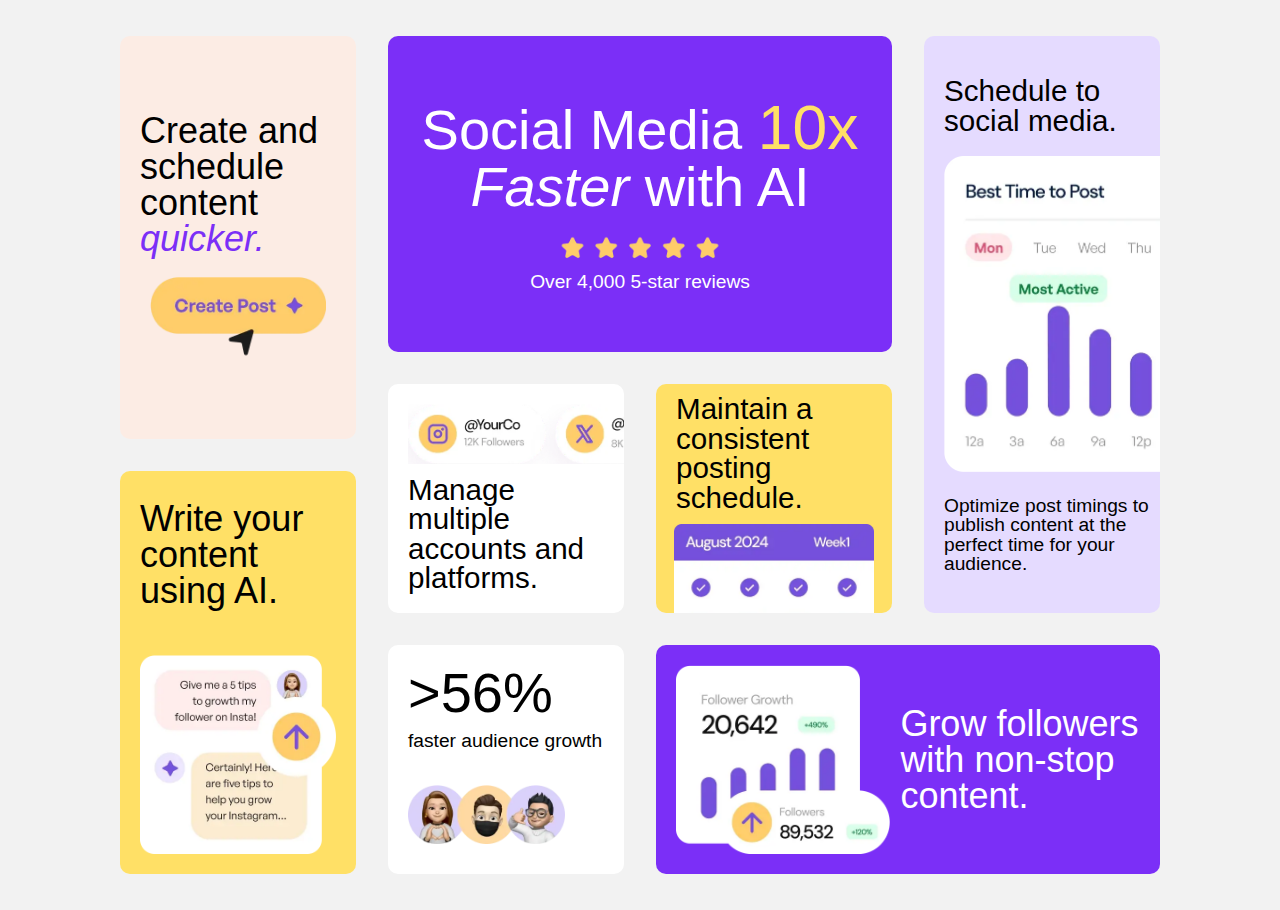
<file: bento-grid-main/index.html>
<!DOCTYPE html>
<html lang="pt-BR">
<head>
  <meta charset="UTF-8">
  <meta name="viewport" content="width=device-width, initial-scale=1.0"> <!-- displays site properly based on user's device -->
  <link rel="icon" type="image/png" sizes="32x32" href="./assets/images/favicon-32x32.png">
  <title>Frontend Mentor | Bento grid</title>
  <link rel="stylesheet" href="styles.css">
</head>
<body>
  <div class="container">
    <div class="item item-1">
        <h1 class="eg-text">Social Media <strong>10x</strong> <span>Faster</span>  with AI</h1>
        <img src="./assets/images/illustration-five-stars.webp" alt="Imagem de 5 estrelas">
        <p class="p-text">Over 4,000 5-star reviews</p>
    </div>
    <div class="item item-2">
      <img src="./assets/images/illustration-multiple-platforms.webp" alt="Imagem de múltiplas plataformas">
      <p class="med-text">Manage multiple accounts and platforms.</p>
    </div>
    <div class="item item-3">
      <p class="med-text">Maintain a consistent posting schedule.</p>
      <img src="./assets/images/illustration-consistent-schedule.webp" alt="">
    </div>
    <div class="item item-4">
      <h2 class="med-text">Schedule to social media.</h2>
      <img src="./assets/images/illustration-schedule-posts.webp" alt="">
      <p class="p-text">Optimize post timings to publish content at the perfect time for your audience.</p>
    </div>
    <div class="item item-5">
      <img src="./assets/images/illustration-grow-followers.webp" alt="">
      <p class="g-text">Grow followers with non-stop content.</p>
    </div>
    <div class="item item-6">
      <span class="eg-text">>56%</span>
      <p class="p-text">faster audience growth</p>
      <img src="./assets/images/illustration-audience-growth.webp" alt="">
    </div>
      <div class="item item-7">
        <p class="g-text">Create and schedule content <span>quicker.</span></p>
        <img src="./assets/images/illustration-create-post.webp" alt="">
      </div>
      <div class="item item-8">
        <p class="g-text">Write your content using AI.</p>
        <img src="./assets/images/illustration-ai-content.webp" alt="">
      </div>
  </div>
</body>
</html>
</file>
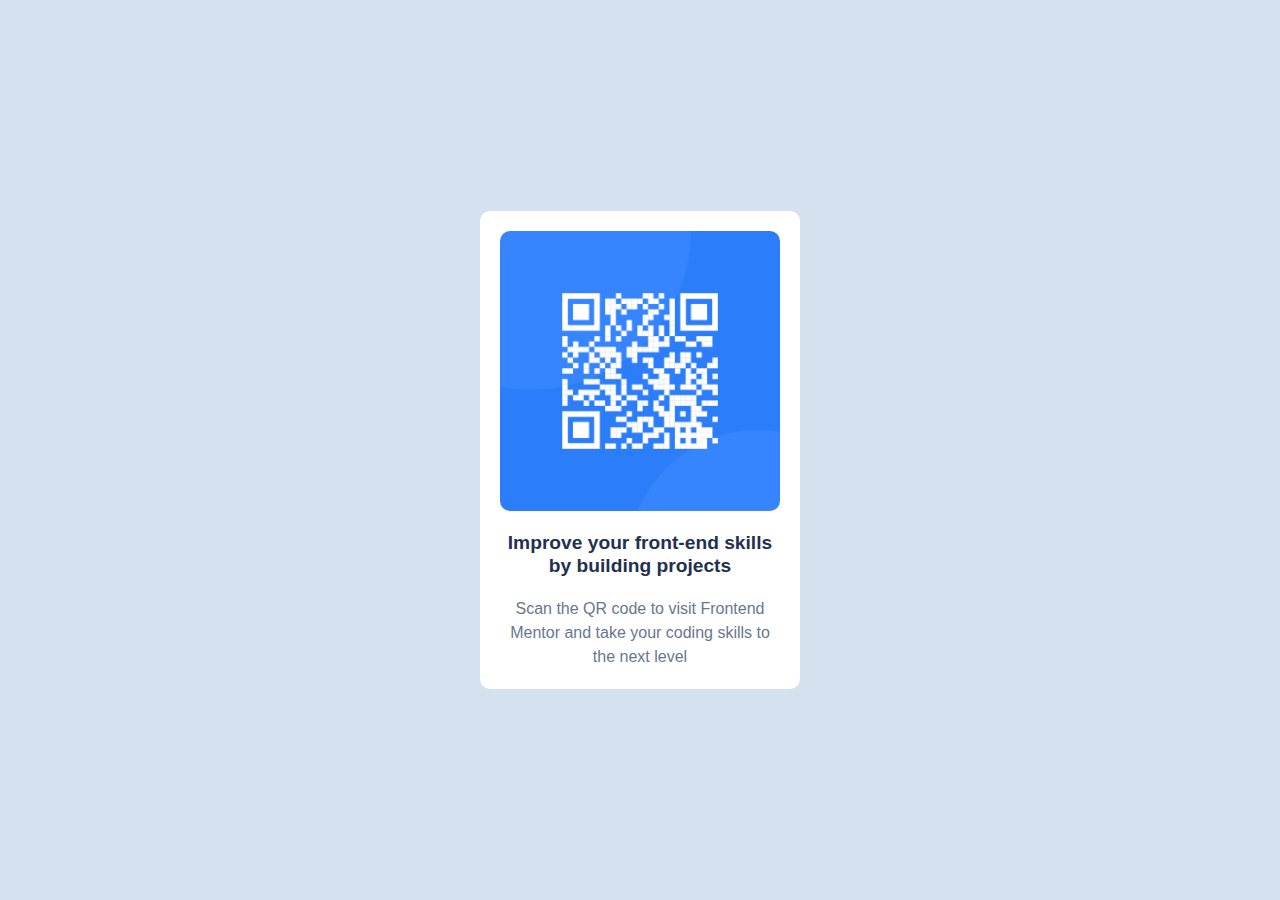
<file: qr-code-component-main/index.html>
<!DOCTYPE html>
<html lang="en">
<head>
  <meta charset="UTF-8">
  <meta name="viewport" content="width=device-width, initial-scale=1.0"> 

  <link rel="icon" type="image/png" sizes="32x32" href="./images/favicon-32x32.png">
  
  <title>Frontend Mentor | QR code component</title>
  <link rel="stylesheet" href="styles.css">
</head>
<body>
  <div class="qr-container">
    <img src="./images/image-qr-code.png" alt="">
    <h1 class="m-text">Improve your front-end skills by building projects</h1>
    <p class="p-text"> Scan the QR code to visit Frontend Mentor and take your coding skills to the next level</p>
  </div>
</body>
</html>
</file>
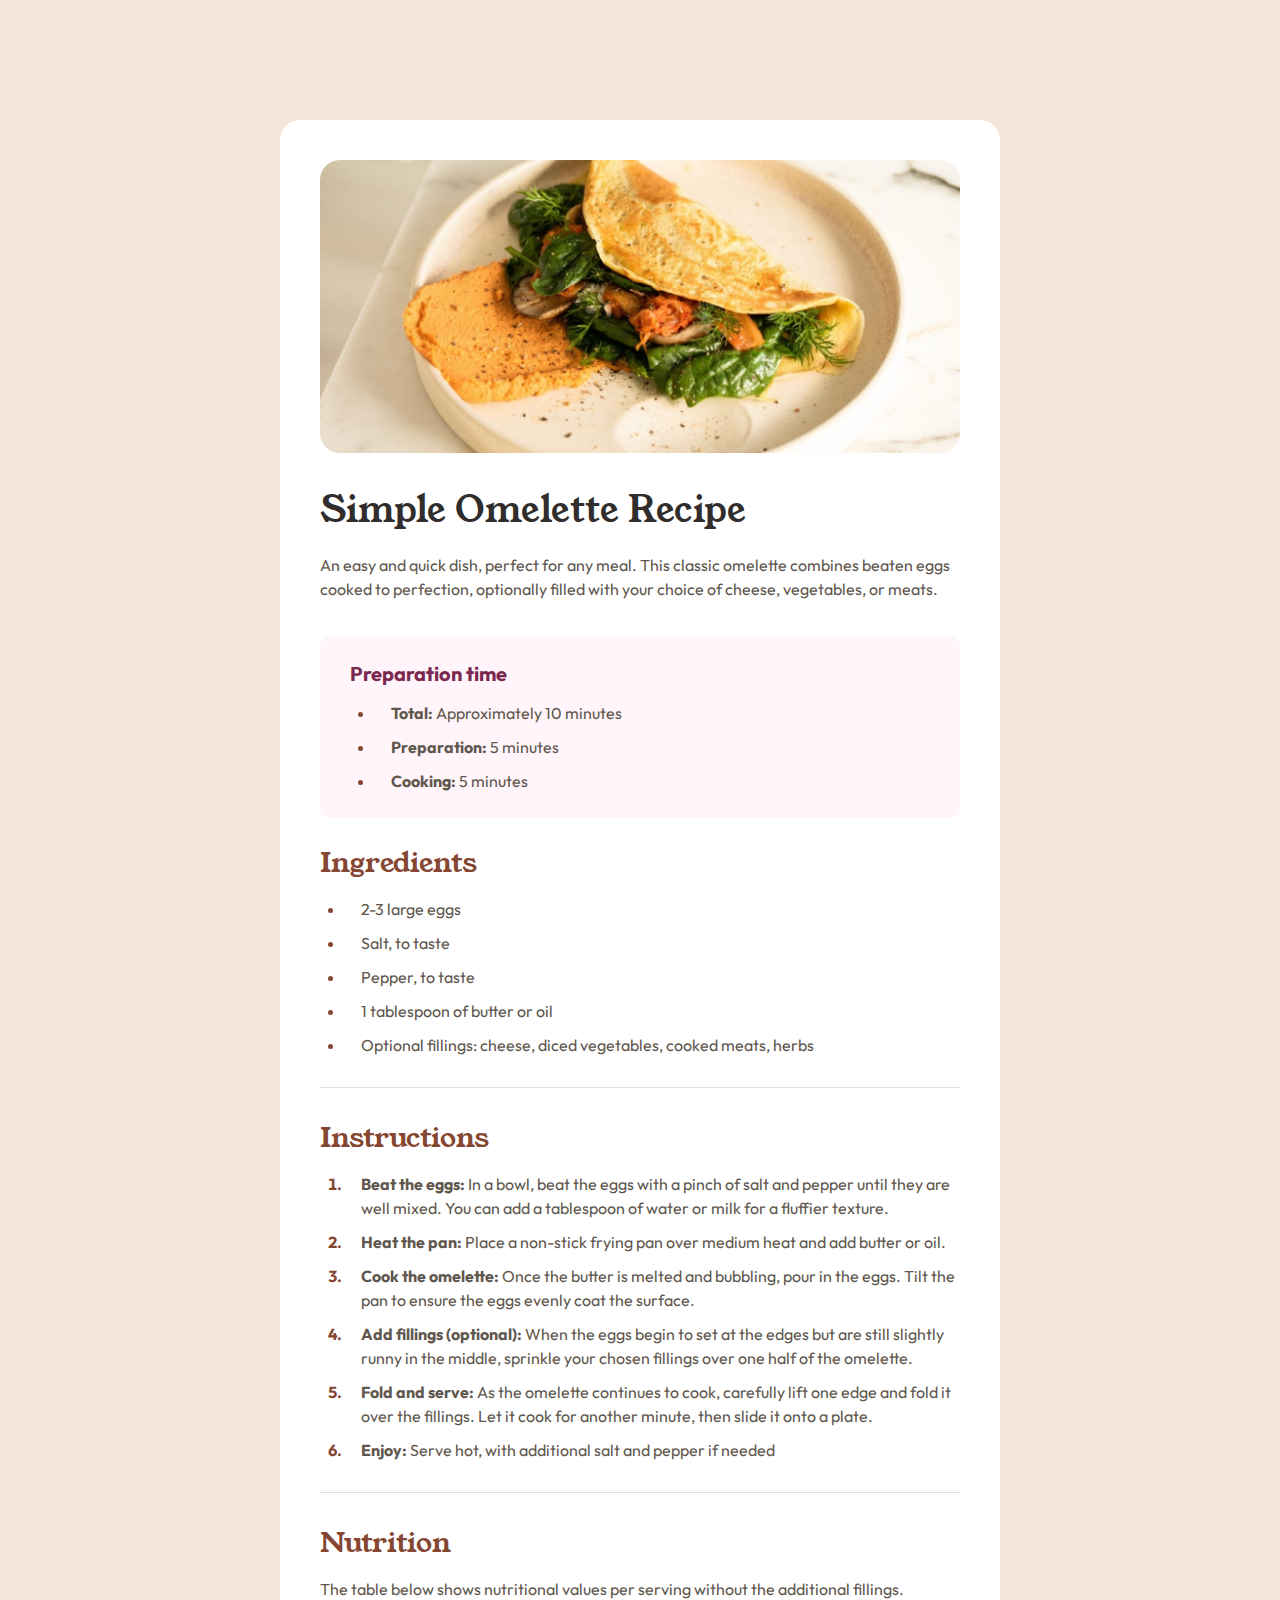
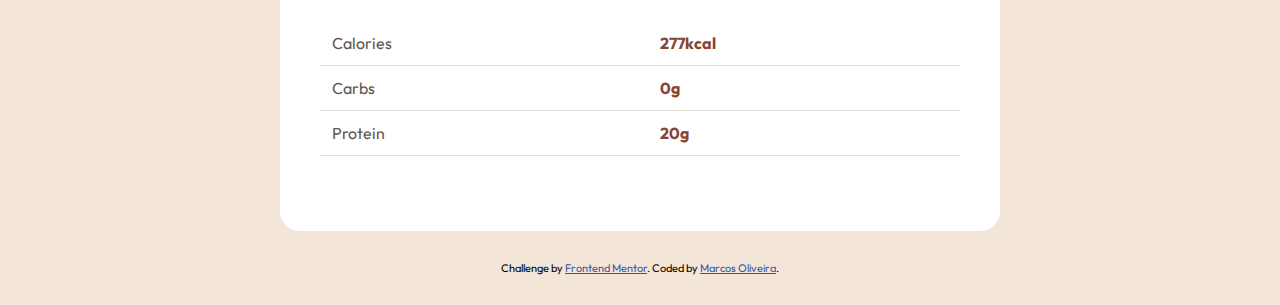
<file: recipe-page-main/index.html>
<!DOCTYPE html>
<html lang="pt-br">
<head>
  <meta charset="UTF-8">
  <meta name="viewport" content="width=device-width, initial-scale=1.0"> <!-- displays site properly based on user's device -->

  <link rel="icon" type="image/png" sizes="32x32" href="./assets/images/favicon-32x32.png">

  <link rel="preconnect" href="https://fonts.googleapis.com">
<link rel="preconnect" href="https://fonts.gstatic.com" crossorigin>
<link href="https://fonts.googleapis.com/css2?family=Young+Serif&display=swap" rel="stylesheet">

<link rel="preconnect" href="https://fonts.googleapis.com">
<link rel="preconnect" href="https://fonts.gstatic.com" crossorigin>
<link href="https://fonts.googleapis.com/css2?family=Outfit:wght@100..900&display=swap" rel="stylesheet">
  
  <title>Frontend Mentor | Recipe page</title>
  <link rel="stylesheet" href="index.css">

  <!-- Feel free to remove these styles or customise in your own stylesheet 👍 -->
  <style>
    .attribution { font-size: 11px; text-align: center;}
    .attribution a { color: hsl(228, 45%, 44%); }
  </style>
</head>

<body>

  <main>
    <div class="hero  container-hero">
        <img src="./assets/images/image-omelette.jpeg" alt="Receita de Omelete" class="hero-image">
        <div class="hero-text  container">
          <h1 class="eg-text">Simple Omelette Recipe</h1>
          <p class="p-text">
              An easy and quick dish, perfect for any meal. This classic omelette combines beaten eggs cooked
              to perfection, optionally filled with your choice of cheese, vegetables, or meats.
          </p>
        </div>
    </div>
    <div class="container-preparation-time">
      <div class="preparation-time  ">
        <h3 class="m-text">Preparation time</h3>
        <ul>
          <li class="p-text"><strong>Total:</strong> Approximately 10 minutes</li>
          <li class="p-text"><strong>Preparation:</strong>
             5 minutes</li>
          <li class="p-text"><strong>Cooking:</strong> 5 minutes</li>
        </ul>
      </div>
    </div>
    <div class="  container">
      <div class="ingredients">
        <h2 class="g-text">Ingredients</h2>
        <ul>
          <li class="p-text">2-3 large eggs</li>
          <li class="p-text">Salt, to taste</li>
          <li class="p-text">Pepper, to taste</li>
          <li class="p-text">1 tablespoon of butter or oil</li>
          <li class="p-text">Optional fillings: cheese, diced vegetables, cooked meats, herbs</li>
        </ul>
      </div>
    </div>

    <div class="container">
      <div class="instructions  ">
      <h2 class="g-text">Instructions</h2>
      <ol>
        <li class="p-text"><strong>Beat the eggs:</strong> In a bowl, beat the eggs with a pinch of salt and pepper until they are well mixed. You can add a tablespoon of water or milk for a fluffier texture.</li>
        <li class="p-text"><strong>Heat the pan:</strong> Place a non-stick frying pan over medium heat and add butter or oil.</li>
        <li class="p-text"><strong>Cook the omelette:</strong> Once the butter is melted and bubbling, pour in the eggs. Tilt the pan to ensure the eggs evenly coat the surface.</li>
        <li class="p-text"><strong>Add fillings (optional):</strong>
           When the eggs begin to set at the edges but are still slightly runny in the middle, sprinkle your chosen fillings over one half of the omelette.</li>
        <li class="p-text"><strong>Fold and serve:</strong> As the omelette continues to cook, carefully lift one edge and fold it over the fillings. Let it cook for another minute, then slide it onto a plate.</li>
        <li class="p-text"><strong>Enjoy:</strong> Serve hot, with additional salt and pepper if needed</li>
      </ol>
      </div>
    </div>

    <div class="container">
      <div class="nutrition  ">
      <h2 class="g-text">Nutrition</h2>
      <p class="p-text">The table below shows nutritional values per serving without the additional fillings.</p>
      <table>
        <tr>
          <td>Calories</td>
          <td>277kcal</td>
        </tr>
        <tr>
          <td>Carbs</td>
          <td>0g</td>
        </tr>
        <tr>
          <td>Protein</td>
          <td>20g</td>
        </tr>
      </table>
      </div>
    </div>
  </main>
  <footer>
    <div class="attribution  container">
      Challenge by <a href="https://www.frontendmentor.io?ref=challenge" target="_blank">Frontend Mentor</a>.
      Coded by <a href="#">Marcos Oliveira</a>.
    </div>
  </footer>
</body>
</html>
</file>
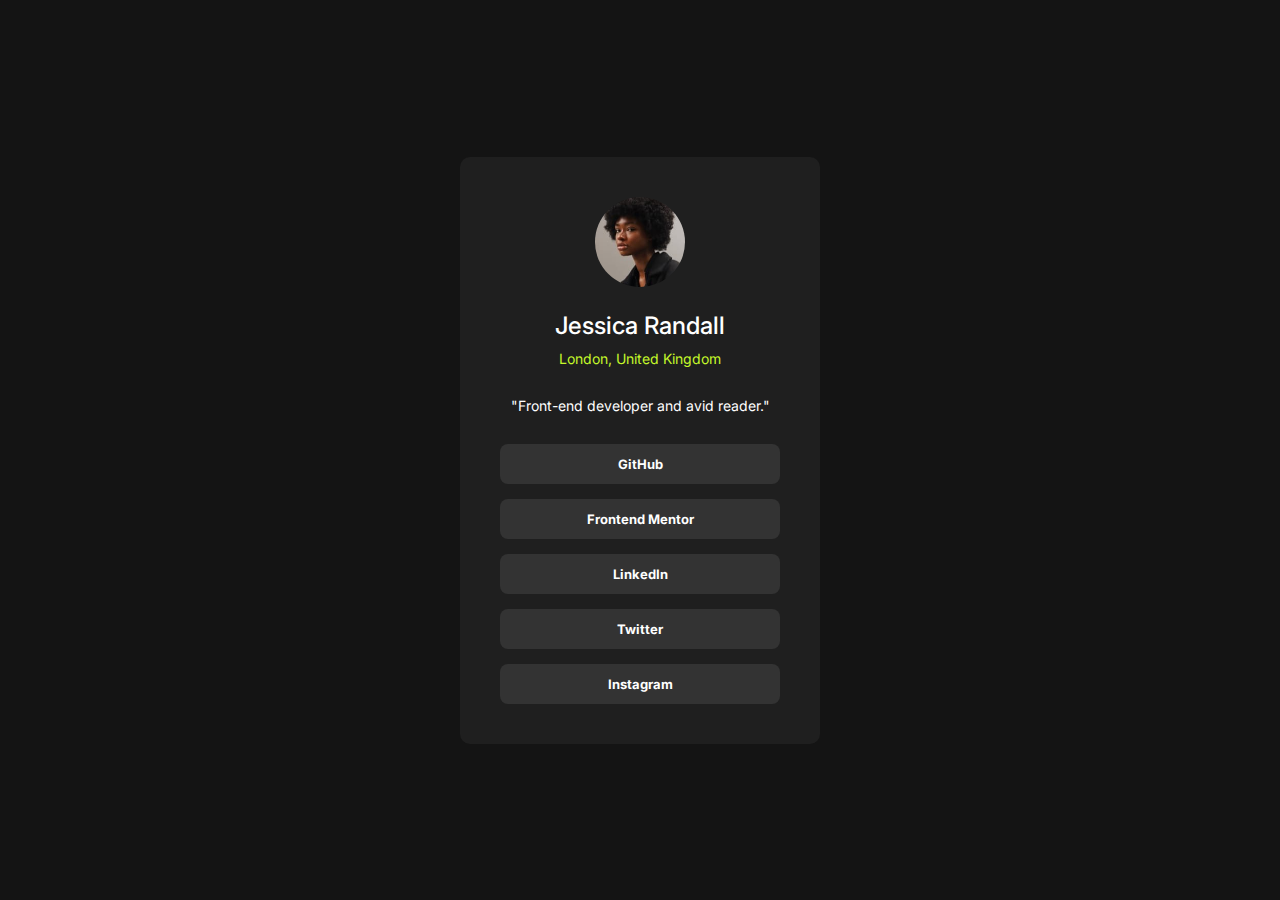
<file: social-links-profile-main/index.html>
<!DOCTYPE html>
<html lang="pt-br">

<head>
  <meta charset="UTF-8">
  <meta name="viewport" content="width=device-width, initial-scale=1.0">
  <link rel="icon" type="image/png" sizes="32x32" href="./assets/images/favicon-32x32.png">
  <link rel="preconnect" href="https://fonts.googleapis.com">
  <link rel="preconnect" href="https://fonts.gstatic.com" crossorigin>
  <link
    href="https://fonts.googleapis.com/css2?family=Inter:ital,opsz,wght@0,14..32,100..900;1,14..32,100..900&display=swap"
    rel="stylesheet">
  <title>Frontend Mentor | Social links profile</title>
  <link rel="stylesheet" href="index.css">
</head>

<body>

  <div class="largura">
    <div class="profile">
      <img src="./assets/images/avatar-jessica.jpeg" alt="Imagem de Perfil" class="profile-image">
      <h1 class="g-text">Jessica Randall</h1>
      <h2 class="p-text">London, United Kingdom</h2>
      <p class="p-text">"Front-end developer and avid reader."</p>
    </div>
    <nav class="links-profile">
      <ul>
        <li><a class="m-text" href="#">GitHub</a></li>
        <li><a class="m-text" href="#">Frontend Mentor</a></li>
        <li><a class="m-text" href="#">LinkedIn</a></li>
        <li><a class="m-text" href="#">Twitter</a></li>
        <li><a class="m-text" href="#">Instagram</a></li>
      </ul>
    </nav>
  </div>
</body>

</html>
</file>
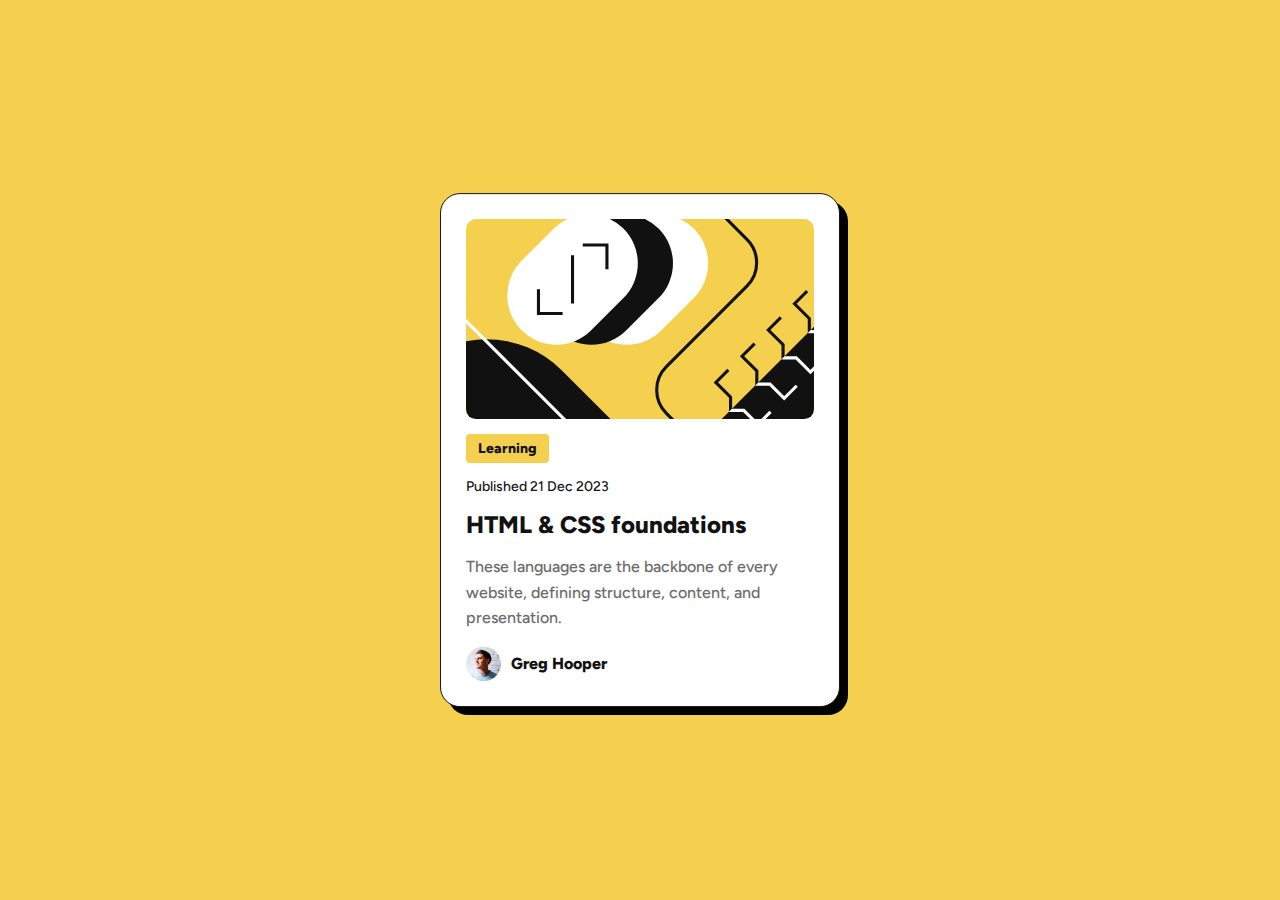
<file: blog-preview-card-main/blog-preview-card-main/index.html>
<!DOCTYPE html>
<html lang="pt-br">
<head>
  <meta charset="UTF-8">
  <meta name="viewport" content="width=device-width, initial-scale=1.0"> 

  <link rel="icon" type="image/png" sizes="32x32" href="./assets/images/favicon-32x32.png">
  <link rel="preconnect" href="https://fonts.googleapis.com">
<link rel="preconnect" href="https://fonts.gstatic.com" crossorigin>
<link href="https://fonts.googleapis.com/css2?family=DM+Sans:ital,opsz,wght@0,9..40,100..1000;1,9..40,100..1000&family=Figtree:ital,wght@0,300..900;1,300..900&family=Raleway:ital,wght@0,100..900;1,100..900&display=swap" rel="stylesheet">
  <title>Frontend Mentor | Blog preview card</title>
  <link rel="stylesheet" href="styles.css">
</head>

<body>

<div class="container-card">
  <img class="img-principal" src="./assets/images/illustration-article.svg" alt="Michelle Avatar" class="avatar">
  <a class="p-text" href="">Learning</a>
  <span class="data  p-text">Published 21 Dec 2023</span>
  <h1 class="g-text">HTML & CSS foundations</h1>
  <p class="m-text">These languages are the backbone of every website, defining    structure, content, and presentation.</p>

  <div class="tech">
    <img class="img-tech" src="./assets/images/image-avatar.webp" alt="Foto de Greg Hooper">
    <span class="span-tech  m-text">Greg Hooper</span>
  </div>
</div>
  
</body>
</html>
</file>
<file: bento-grid-main/styles.css>
/* globais */

*{
    margin: 0;
    padding: 0;
    box-sizing: border-box;
}

img {
    display: block;
}


:root {
    --cor-fundo: #f2f2f2;
    --roxo:#7B2FF7;
    --lilas: #e5dbff;
    --amarelo-ouro: #ffe066;
    --salmao:#fcece4;
    --branco-padrao:#fff;
    --preto-fonte: #000000;
}


body {
    background: var(--cor-fundo);
    font-family: 'DM Sans', sans-serif;
    min-height: 100vh;
    line-height: 1.0;
    display: grid;
    place-content: center;
    color:var(--preto-fonte);
}

/* textos */

.eg-text, .g-text, .med-text { 
    font-weight: 500; 
}

.eg-text {
    font-size: 3.5rem;
}

.g-text {
    font-size: 2.25rem;
}

.med-text {
    font-size: 1.85rem;
}

.p-text {
    font-size: 1.2rem;
    font-weight: 400;
}




.container {
    display: grid;
    grid-auto-rows: 3.4375rem;
    gap: 2rem;
    grid-template-areas:
    "item-7 item-1 item-1 item-4"
    "item-7 item-1 item-1 item-4"
    "item-7 item-1 item-1 item-4"
    "item-7 item-1 item-1 item-4"
    "item-7 item-2 item-3 item-4"
    "item-8 item-2 item-3 item-4"
    "item-8 item-2 item-3 item-4"
    "item-8 item-6 item-5 item-5"
    "item-8 item-6 item-5 item-5"
    "item-8 item-6 item-5 item-5";
    padding: 1.25rem;
    max-width: 67.5rem;
    margin: 1rem auto;
}


.item-1, .item-5 { 
  background: var(--roxo); 
  color: var(--branco-padrao); 
  grid-area: item-1; 
}

.item-2, .item-6 { 
  background: var(--branco-padrao); 
  grid-area: item-2; 
}

.item-3, .item-8 { 
  background: var(--amarelo-ouro); 
  grid-area: item-3; 
}

.item-4 { 
  background: var(--lilas); 
  grid-area: item-4; 
}

.item-5 { 
  grid-area: item-5; 
}

.item-6 { 
  grid-area: item-6; 
}

.item-7 { 
  background: var(--salmao); 
  grid-area: item-7; 
}

.item-8 { 
  grid-area: item-8; 
}



.item {
    display: flex;
    flex-direction: column;
    align-items: center;
    justify-content: center;
    border-radius: 0.625rem;
    padding: 1.25rem;
    overflow: hidden;
}


/* Item 1 */

.item-1 h1 {
    text-align: center;
    margin-block-end: 1.25rem;
}


.item-1 h1 strong {
    color: var(--amarelo-ouro);
    font-weight: 500;
    font-size: 3.9rem;
}

.item-1 span {
  font-style: italic;
}

.item-1 p {
    padding-block-start: 0.625rem;
}

.item-1 img {
    width: 35%;
}

/* Item 2 */

.item-2, .item-3, .item-4 {
    position: relative;
}

.item-2 p, .item-2 img, .item-3 p, .item-3 img, .item-4 h2, .item-4 p, .item-4 img {
    position: absolute;

}

.item-2 p {
    inset-block-end: 1.25rem;
    inset-inline-start: 1.25rem;
}

.item-2 img {
    inset-block-start: 1.25rem;
    inset-inline-start: 1.25rem;
    width: 120%;
}



/* Item 3 */


.item-3 p {
    inset-block-start: 0.625rem;
    inset-inline-start: 1.25rem;
}

.item-3 img {
    width: 85%;
    inset-block-start: 8.75rem;
}



/* Item 4 */

.item-4 h2 {
    inset-block-start: 2.5rem;
    inset-inline-start: 1.25rem;
}

.item-4 p {
    inset-block-end: 2.5rem;
    inset-inline-start: 1.25rem;
}

.item-4 img {
    inset-block-start: 7.5rem;
    inset-inline-start: 1.25rem;
    width: 150%;
}



/* Item 5 */

.item-5 {
    flex-direction: row;
    justify-content: space-between;
}

.item-5 p {
    padding-inline-start: 0.625rem;
}


.item-5 img {
    height: 100%;
    
}

/* Item 6 */

.item-6 {
    display: flex;
    flex-direction: column;
    justify-content: flex-start;
    align-items: flex-start;     
    text-align: left;            
}

.item-6 span {
    text-align: left;
    padding-block-end: 0.625rem;
}

.item-6 p {
    margin-block-end: 2.18rem;
}

.item-6 img {
    width: 80%;
}

/* Item 7 */

.item-7 p {
    margin-block-end: 1.25rem;
}

.item-7 span {
    color: var(--roxo);
    font-style: italic;
}

.item-7 img {
    width: 90%; 
}


/* Item 8 */

.item-8 {
    display: flex;
    flex-direction: column;
    align-items: center;
    justify-content:space-between;
}

.item-8 p {
    padding-block-start: 0.625rem;
}

.item-8 img {
    width: 100%;
}


/* Responsividade */

@media (max-width: 60rem) { 
    .container {
        grid-auto-columns: 1fr;
        grid-auto-rows: 0.7fr 1fr ;
        grid-template-areas:
        "item-1 item-1"
        "item-7 item-4"
        "item-2 item-3"
        "item-8 item-6"
        "item-5 item-5";
    }

    .item-2 p, .item-2 img, .item-4 img {
        position: relative;
        inset: auto;
    }

    .item-2 p {
        margin-block-start: 2.5rem;
    }

    .item-2 img, .item-4 img {
        max-width: 90%;
    }

    .item-6, .item-2 {
        justify-content: center;
    }

    .item-6 p {
        margin-block-start: 1.25rem;
    }

    .item-8 p {
        margin-block-end: 1.25rem;
    }
}


@media (max-width: 48rem){
    .container {
        grid-auto-rows: auto;
        grid-template-areas:
        "item-1"
        "item-2"
        "item-3"
        "item-4"
        "item-5"
        "item-6"
        "item-7"
        "item-8";
    }

    .item-1 {
        padding: 2.5rem 1.25rem;
    }

    .item-3, .item-8 {
        display: flex;
        text-align: left;
        align-items: flex-start;
    }

    .item-3 p, .item-3 img{
        position: relative;
        inset-inline-start: auto;
        
    }
    .item-3 img {
        inset-block-start: 2.5rem;
        max-width: 70%;
    }

    .item-4 {
        display: flex;
        text-align: center;
        align-items: center;
        justify-content: space-around;
    }

    .item-4 h2, .item-4 p {
        position: relative;
        inset: auto;
    }

    .item-4 h2 {
        inset-inline-start: auto;
        padding-block-end: 1.25rem;
    }


    .item-4 p {
        max-width: 90%;
    }


    .item-4 img {
        max-width: 100%;
        padding-block-end: 1.25rem;
    }

    .item-5 {
        flex-direction: column;
        align-items: center;
        text-align: center;
        justify-content: center;
        padding: 1.25rem 2.5rem;
    }

    .item-5 img {
        position: relative;
        max-width: 90%;
    }

    .item-5 p {
        position: relative;
        padding-block-start: 2.5rem;
    }

  

    .item-8 {
        flex-direction: column;
    }


    .item-8 img {
        max-width: 70%;
    }
}
</file>
<file: qr-code-component-main/styles.css>
/*Globais*/

*{
    margin: 0;
    padding: 0;
    box-sizing: border-box;
    font-family: 'Outfit', sans-serif;
}

:root {
    /*Cores fontes*/
    --azul-escuro:#1f314f ;
    --azul-cinza:#68778d;
    --cinza-claro: #d5e1ef;
    --branco: #fff;
    /*Tamanhos fontes*/   
    --fs-lg:1.2rem;
    --fs-md:1rem;
}

body{
    background-color: var(--cinza-claro);
}

/*Configuração única para diferentes telas*/


.qr-container{
    background-color: var(--branco);
    width: 320px;
    padding: 20px;
    border-radius: 10px;
    display: flex;
    flex-direction: column;
    align-items: center;
    gap: 20px;
    position: absolute;
    top: 50%;
    left: 50%;
    transform: translate(-50%, -50%);
}

.qr-container img{
    width: 100%;
    border-radius: 10px;
}

.m-text {
    color: var(--azul-escuro);
    font-size: var(--fs-lg);
    font-weight: 700;
    text-align: center;
    line-height: 1.2;
    font-weight: 800;
}

.p-text{
    color: var(--azul-cinza);
    font-size: var(--fs-md);
    text-align: center;
    line-height: 1.5;
    font-weight: 500;
}
</file>
<file: recipe-page-main/index.css>
/* globais */

*{
    margin: 0;
    padding: 0;
    box-sizing: border-box;
}

:root{
    --rosa-claro:hsl(330, 100%, 98%);
    --rosa-escuro:hsl(332, 51%, 32%);
    --marron:hsl(14, 45%, 36%);
    --pedra-900:hsl(24, 5%, 18%);
    --pedra-600:hsl(30, 10%, 34%);
    --pedra-150:hsl(30, 18%, 87%);
    --pedra-100:hsl(30, 54%, 90%);
    --branco:hsl(0, 0%, 100%);

    /* fontes */

    --fs-xxl: 36px;
    --fs-xl: 28px;
    --fs-lg:20px;
    --fs-md: 16px;
}

/* classes para variáves das fontes */

.eg-text{
    font-size: var(--fs-xxl);
    font-weight: 500;
    line-height: 1;
    color: var(--pedra-900);
    font-family: 'Young Serif', serif;
    padding-block-start: 20px;
}

.g-text {
    font-size: var(--fs-xl);
    color: var(--marron);
    font-weight: 500;
    padding-block-end: 15px;
    font-family: 'Young Serif', serif;
}

.m-text {
    font-size: var(--fs-lg);
    color: var(--rosa-escuro);
    padding-block-end: 15px;
}

.p-text {
    font-size: var(--fs-md);
    color: var(--pedra-600);
    line-height: 1.5;
}

body{
    display: flex;
    flex-direction: column;
    margin: 0 auto;
    font-family: 'Outfit', sans-serif;

}

main {
    max-width: 720px;
    background-color: var(--branco);
}

.container-hero {
    max-width: 720px;
}

.container{
    max-width: 720px;
    padding: 15px 32px;
}

.hero img {
    max-width: 720px;
    width: 100%;
    height: auto;
}

.hero-text p {
    padding-block-start: 25px;
    padding-block-end: 20px;
    line-height: 1.5;
    font-size: 16px;
}

.container-preparation-time {
    max-width: 720px;
    padding: 0 30px;
    margin-block-end: 10px;
}

.preparation-time {
    background-color: var(--rosa-claro);
    padding: 25px 30px 15px 30px;
    border-radius: 10px;
}

.preparation-time ul {
    padding-left: 25px;
}

 .ingredients ul, ol {
  padding-left: 25px;
  margin-bottom: 30px;
}

li {
  padding-left: 16px;  
  margin-bottom: 10px;  
}

tr td:nth-child(1){
    font-size: var(--fs-md);
    color: var(--pedra-600);
}


li::marker, tr td:nth-child(2) {
  color: hsl(14, 45%, 36%); 
  font-weight: bold;
}


.ingredients, .instructions {
    border-bottom: 1px solid var(--pedra-150);
}

table {
    width: 100%;
    border-collapse: collapse;
    margin: 20px 0
}


td {
    padding: 12px;
    border-bottom: 1px solid var(--pedra-150);
}


@media (min-width: 721px) {
    body{
        background-color: var(--pedra-100);
        margin: 120px auto 0 auto;
        align-items: center;
        
    }

    main {
        border-radius: 20px;
        padding: 40px;
    }

    .container, .container-preparation-time {
        padding-inline-start: 0;
        padding-inline-end: 0;
    }

    

    .hero-image {
        border-radius: 20px;
    }

    .attribution {
        padding: 30px;
    }


}
</file>
<file: social-links-profile-main/index.css>
/* globais */
*{
    margin: 0;
    padding: 0;
    box-sizing: border-box;
    font-family: 'Inter', sans-serif;
}

:root{

    /* paleta de cores */
    --verde:hsl(75, 94%, 57%);
    --branco:hsl(0, 0%, 100%);
    --cinza-medio:hsl(0, 0%, 20%);
    --cinza-escuro:hsl(0, 0%, 12%);
    --cinza-preto:hsl(0, 0%, 8%);

    /* tamanho das fontes */

    --fs-xl: 24px;
    --fs-lg: 13px ;
    --fs-md: 14px;
}

/* classes para variáves das fontes */

.g-text{
    font-size: var(--fs-xl);
    font-weight: 500;
}

.m-text{
    font-size: var(--fs-lg);
}

.p-text{
    font-size: var(--fs-md);
    font-weight: 400;
}


body {
    background-color: var(--cinza-preto);
    color: var(--branco);;
    display: flex;
    justify-content: center;
    align-items: center;
    text-align: center;
    height: 100vh;
}


/* dispositivos móveis */

.largura {
    width: 325px;
    background-color: var(--cinza-escuro);
    border-radius: 10px;
    padding: 22px;
}

.profile-image {
    width: 90px;
    height: 90px;
    border-radius: 50%;
    margin-bottom: 20px;
}

h1 {
    margin-block-end: 10px;
}

.profile h2 {
    color: var(--verde);
    margin-block-end: 30px;
}

.links-profile ul {
    display: flex;
    flex-direction: column;
    gap: 15px;
    padding-block-start: 30px;
}

.links-profile ul li {
    list-style: none;
}

.links-profile ul li a {
    display: block;
    padding: 15px;
    background-color: var(--cinza-medio);
    color: var(--branco);
    text-decoration: none;
    border-radius: 8px;
    transition: background-color 0.3s ease;
    font-weight: 700;
}

.links-profile ul li a:hover {
    background-color: var(--verde);
    color: var(--cinza-escuro);
}


/* tabletes e desktops */

@media (min-width: 768px) {
    .largura {
        width: 360px;
        padding: 40px
    }

    .links-profile ul li a {
        padding: 12px;
    }

}
</file>
<file: blog-preview-card-main/blog-preview-card-main/styles.css>
/* globais */

*{
    margin: 0;
    padding: 0;
    box-sizing: border-box;
}

:root {
    --amarelo:hsl(47, 88%, 63%);
    --branco:hsl(0, 0%, 100%);
    --cinza-medio:hsl(0, 0%, 42%);
    --cinza-escuro:hsl(0, 0%, 7%);

    /* fontes */

    --fs-xl: clamp(20px, 2vw, 24px);
    --fs-lg: clamp(14px, 2vw, 16px);
    --fs-md: clamp(12px, 2vw, 14px);

}

body {
    background-color: var(--amarelo);
    font-family: "Figtree", sans-serif;
    max-width: 1440px;
}

/* textos */

.g-text {
    font-size: var(--fs-xl);
}

.m-text {
    font-size: var(--fs-lg);
}

.p-text {
    font-size: var(--fs-md);
}

/* mobile-first */

.container-card {
    width: 325px;
    background-color: var(--branco);
    display: flex;
    flex-direction: column;
    padding: 25px;
    gap: 15px;
    position: absolute;
    transform: translate(-50%, -50%);
    top: 50%;
    left: 50%;
    border-radius: 20px;
    border: 1px solid var(--cinza-escuro);
    box-shadow: 8px 8px;  
}

.img-principal {
    height: 200px;
    width: 100%;
    object-fit: cover;
    border-radius: 10px;
}

a{
    background-color: var(--amarelo);
    text-decoration: none;
    color: var(--cinza-escuro);
    font-weight: 800;
    padding: 6px 12px;
    border-radius: 4px;
    width: fit-content;
}

.data {
    font-weight: 500;
    color: var(--cinza-escuro);
}


h1{
    font-weight: 800;
    color: var(--cinza-escuro);
}


p{
    color: var(--cinza-medio);
    font-weight: 500;
    line-height: 1.6;
}

.tech {
    display: flex;
    gap: 10px;
    align-items: center;
}

.tech img {
    width: 35px;
    height: 35px;
}

.span-tech {
    font-weight: 800;
    color: var(--cinza-escuro);
}

/* telas maiores entre 768 e 1440px */

@media (min-width: 768px )  {

    .container-card {
        width: 400px;
    }


}
</file>
